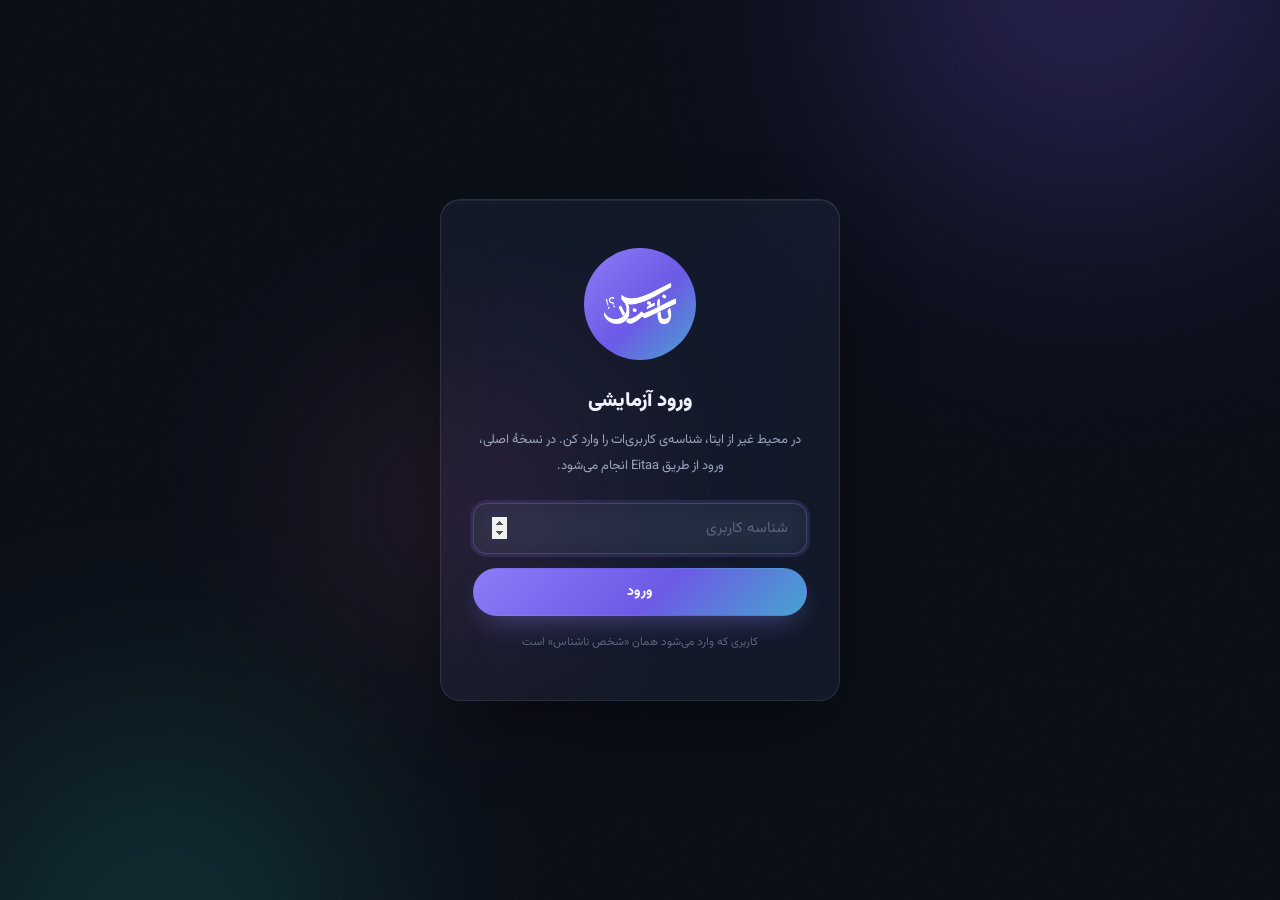
<file: frontend/index.html>
<!DOCTYPE html>
<html lang="fa" dir="rtl" data-theme="light">
<head>
  <meta charset="UTF-8">
  <meta name="viewport" content="width=device-width, initial-scale=1.0, maximum-scale=1.0, user-scalable=no, viewport-fit=cover, interactive-widget=resizes-content">
  <meta name="theme-color" content="#0a0e17">
  <meta name="theme-color" content="#eef1f8" media="(prefers-color-scheme: light)">
  <meta name="theme-color" content="#0a0e17" media="(prefers-color-scheme: dark)">
  <meta name="color-scheme" content="light dark">
  <meta name="format-detection" content="telephone=no">
  <meta name="mobile-web-app-capable" content="yes">
  <meta name="apple-mobile-web-app-capable" content="yes">
  <meta name="apple-mobile-web-app-status-bar-style" content="black-translucent">
  <title>ناشناس — نامهٔ بی‌نام</title>
  <link rel="icon" type="image/png" href="assets/favicon.png">
  <link rel="apple-touch-icon" href="assets/favicon.png">
  <link rel="preconnect" href="https://fonts.googleapis.com">
  <link rel="preconnect" href="https://fonts.gstatic.com" crossorigin>
  <link href="https://fonts.googleapis.com/css2?family=Vazirmatn:wght@300;400;500;600;700;800;900&display=swap" rel="stylesheet">
  <link rel="stylesheet" href="css/style.css">
</head>
<body>
  <div id="app" tabindex="-1"></div>
  <div id="toast-container" aria-live="polite" aria-atomic="false"></div>
  <script src="https://developer.eitaa.com/eitaa-web-app.js"></script>


  <script src="js/app.js"></script>
</body>
</html>
</file>
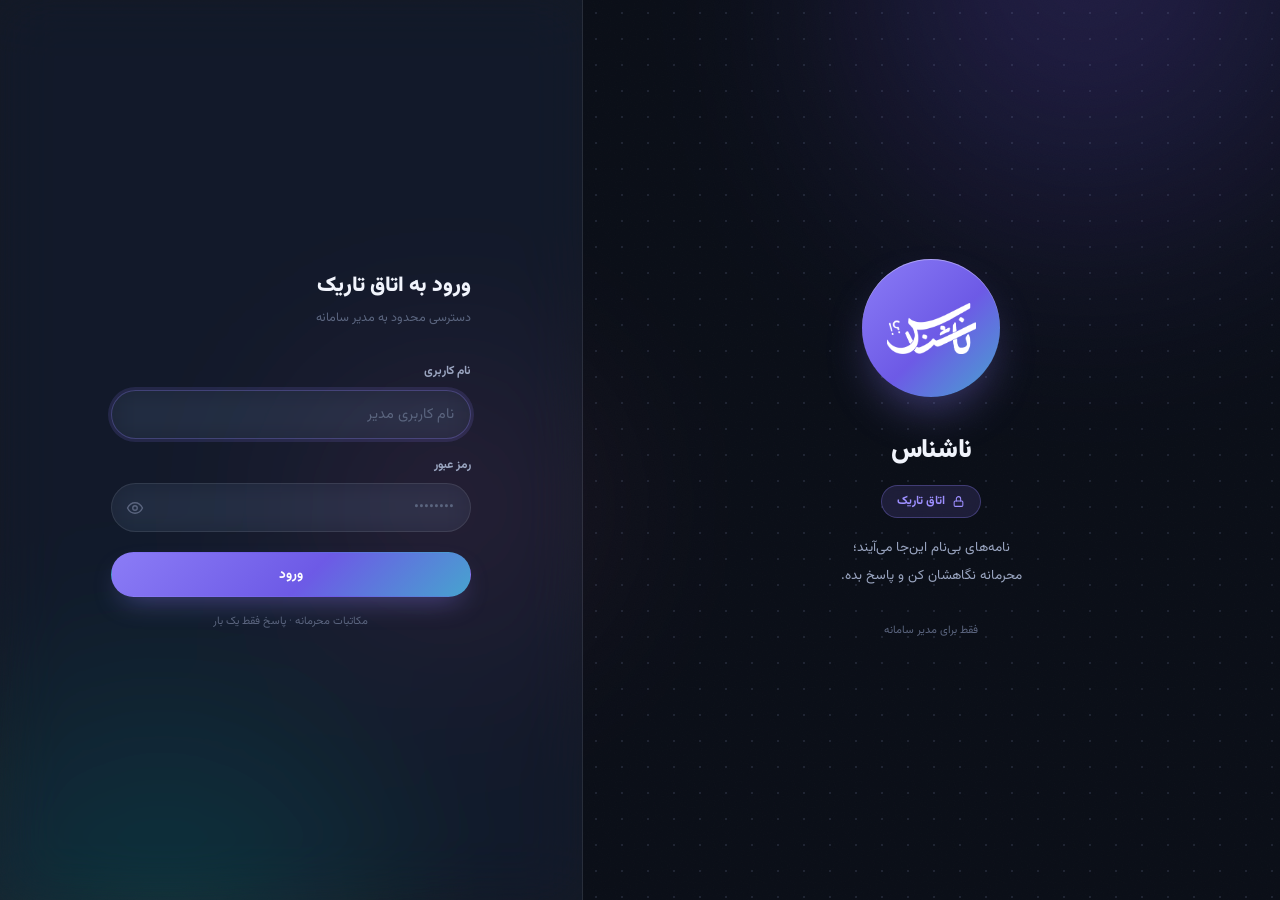
<file: frontend/admin/index.html>
<!DOCTYPE html>
<html lang="fa" dir="rtl" data-theme="dark">
<head>
  <meta charset="UTF-8">
  <meta name="viewport" content="width=device-width, initial-scale=1.0, viewport-fit=cover, interactive-widget=resizes-content">
  <meta name="theme-color" content="#0a0e17">
  <meta name="theme-color" content="#eef1f8" media="(prefers-color-scheme: light)">
  <meta name="theme-color" content="#0a0e17" media="(prefers-color-scheme: dark)">
  <meta name="color-scheme" content="light dark">
  <meta name="format-detection" content="telephone=no">
  <title>ناشناس — اتاق تاریک</title>
  <link rel="icon" type="image/png" href="../assets/favicon.png">
  <link rel="apple-touch-icon" href="../assets/favicon.png">
  <link rel="preconnect" href="https://fonts.googleapis.com">
  <link rel="preconnect" href="https://fonts.gstatic.com" crossorigin>
  <link href="https://fonts.googleapis.com/css2?family=Vazirmatn:wght@300;400;500;600;700;800;900&display=swap" rel="stylesheet">
  <link rel="stylesheet" href="css/admin.css">
</head>
<body>
  <div id="app" tabindex="-1"></div>
  <div id="toast-container" aria-live="polite" aria-atomic="false"></div>
  <script src="js/admin.js"></script>
</body>
</html>
</file>
<file: frontend/css/style.css>
/* ============================================================
   ناشناس — Anonymous Messaging · «شبِ نامه‌ها»
   Glass over midnight — aurora atmosphere, frosted panels,
   gradient glow. Dark-first with a frosted-light mode.
   ============================================================ */

/* ── Reset & Base ─────────────────────────────────────────── */
*, *::before, *::after { margin: 0; padding: 0; box-sizing: border-box; }

html {
  font-size: 16px;
  -webkit-text-size-adjust: 100%;
  -webkit-tap-highlight-color: transparent;
  background: var(--bg);
}

body {
  font-family: 'Vazirmatn', system-ui, -apple-system, 'Segoe UI', sans-serif;
  direction: rtl;
  line-height: 1.75;
  min-height: 100dvh;
  overflow-x: hidden;
  background: var(--bg);
  color: var(--ink-0);
  -webkit-font-smoothing: antialiased;
  -moz-osx-font-smoothing: grayscale;
  overscroll-behavior-y: none;
  transition: background 0.4s var(--ease), color 0.4s var(--ease);
}

::selection { background: var(--accent-soft-2); color: var(--ink-0); }

* { scrollbar-width: thin; scrollbar-color: var(--scroll) transparent; }
::-webkit-scrollbar { width: 5px; height: 5px; }
::-webkit-scrollbar-track { background: transparent; }
::-webkit-scrollbar-thumb { background: var(--scroll); border-radius: 999px; }

button, input, textarea { font-family: inherit; }
img, svg { display: block; }
button { -webkit-tap-highlight-color: transparent; }

:focus-visible { outline: 2px solid var(--accent); outline-offset: 2px; border-radius: var(--r-s); }

/* ── Aurora atmosphere ────────────────────────────────────── */
.aurora {
  position: fixed;
  inset: 0;
  z-index: 0;
  pointer-events: none;
  overflow: hidden;
}
.aurora i {
  position: absolute;
  border-radius: 50%;
  filter: blur(90px);
  opacity: var(--aur-op, 0.5);
  animation: drift var(--aur-dur, 26s) ease-in-out infinite alternate;
}
.aurora i:nth-child(1) {
  width: 55vmax; height: 55vmax;
  top: -25vmax; right: -18vmax;
  background: radial-gradient(circle at 40% 40%, var(--aur-1), transparent 65%);
}
.aurora i:nth-child(2) {
  width: 48vmax; height: 48vmax;
  bottom: -22vmax; left: -16vmax;
  background: radial-gradient(circle at 60% 60%, var(--aur-2), transparent 65%);
  animation-delay: -8s;
}
.aurora i:nth-child(3) {
  width: 34vmax; height: 34vmax;
  top: 32%; left: 18%;
  background: radial-gradient(circle at 50% 50%, var(--aur-3), transparent 65%);
  animation-delay: -16s;
}
@keyframes drift {
  from { transform: translate3d(0, 0, 0) scale(1); }
  to   { transform: translate3d(4vmax, -3vmax, 0) scale(1.12); }
}

body::after {
  content: '';
  position: fixed;
  inset: 0;
  z-index: 0;
  pointer-events: none;
  opacity: 0.5;
  background-image: url("data:image/svg+xml,%3Csvg xmlns='http://www.w3.org/2000/svg' width='120' height='120' viewBox='0 0 120 120'%3E%3Cfilter id='n'%3E%3CfeTurbulence type='fractalNoise' baseFrequency='0.85' numOctaves='2' stitchTiles='stitch'/%3E%3C/filter%3E%3Crect width='120' height='120' filter='url(%23n)' opacity='0.045'/%3E%3C/svg%3E");
}

#app {
  position: relative;
  z-index: 1;
  min-height: 100dvh;
  display: flex;
  flex-direction: column;
}

/* ── Glass primitives ─────────────────────────────────────── */
.glass {
  background: var(--glass);
  border: 1px solid var(--glass-brd);
  backdrop-filter: blur(var(--blur, 22px)) saturate(160%);
  -webkit-backdrop-filter: blur(var(--blur, 22px)) saturate(160%);
  box-shadow: var(--glass-shadow), inset 0 1px 0 var(--glass-hi);
  border-radius: var(--r-l);
}
.glass-deep {
  background: var(--glass-2);
  border: 1px solid var(--glass-brd);
  backdrop-filter: blur(var(--blur, 22px)) saturate(160%);
  -webkit-backdrop-filter: blur(var(--blur, 22px)) saturate(160%);
  box-shadow: var(--glass-shadow), inset 0 1px 0 var(--glass-hi);
  border-radius: var(--r-l);
}

/* ── Logo mark (CSS-masked calligraphy, tinted via currentColor) ── */
.logo-mark {
  display: inline-block;
  flex-shrink: 0;
  background-color: currentColor;
  -webkit-mask: url('../assets/logo.png') center / contain no-repeat;
  mask: url('../assets/logo.png') center / contain no-repeat;
  pointer-events: none;
}
.lm-xs  { width: 30px; height: 18px; }
.lm-sm  { width: 40px; height: 24px; }
.lm-md  { width: 52px; height: 30px; }
.lm-lg  { width: 74px; height: 44px; }
.lm-xl  { width: 110px; height: 64px; }
.lm-2xl { width: 150px; height: 88px; }
.lm-hero { width: 210px; height: 122px; }

/* gradient text helper */
.grad-text {
  background: linear-gradient(120deg, var(--accent), var(--accent-2));
  -webkit-background-clip: text;
  background-clip: text;
  color: transparent;
}

/* ── Design Tokens · Dark (midnight) ──────────────────────── */
:root {
  --bg: #0a0e17;
  --bg-deep: #070a11;

  --aur-1: rgba(124, 92, 255, 0.55);
  --aur-2: rgba(45, 212, 191, 0.38);
  --aur-3: rgba(244, 114, 182, 0.30);
  --aur-op: 0.55;

  --glass: rgba(148, 163, 205, 0.07);
  --glass-2: rgba(148, 163, 205, 0.12);
  --glass-brd: rgba(255, 255, 255, 0.09);
  --glass-hi: rgba(255, 255, 255, 0.07);
  --glass-shadow: 0 18px 40px -18px rgba(0, 0, 0, 0.55);

  --ink-0: #f1f4fc;
  --ink-1: #9aa5c0;
  --ink-2: #5b657f;

  --line-0: rgba(255, 255, 255, 0.06);
  --line-1: rgba(255, 255, 255, 0.12);
  --scroll: rgba(148, 163, 205, 0.25);

  --accent: #8b7cf6;
  --accent-strong: #9d8fff;
  --accent-hi: #7a68f0;
  --accent-2: #2dd4bf;
  --accent-soft: rgba(139, 124, 246, 0.15);
  --accent-soft-2: rgba(139, 124, 246, 0.32);
  --accent-glow: rgba(139, 124, 246, 0.45);
  --on-accent: #ffffff;

  --bubble-out: rgba(139, 124, 246, 0.20);
  --bubble-out-brd: rgba(139, 124, 246, 0.38);
  --bubble-out-ink: #f3f0ff;
  --bubble-in: rgba(148, 163, 205, 0.10);
  --bubble-in-brd: rgba(255, 255, 255, 0.08);
  --bubble-in-ink: #eef1fa;

  --green: #34d399;
  --green-soft: rgba(52, 211, 153, 0.14);
  --red: #fb7185;
  --red-soft: rgba(251, 113, 133, 0.13);
  --amber: #fbbf24;
  --amber-soft: rgba(251, 191, 36, 0.13);

  --grad-btn: linear-gradient(135deg, #8b7cf6 0%, #6d5ae6 55%, #2dd4bf 130%);

  --shadow-0: 0 2px 8px rgba(0, 0, 0, 0.25);
  --shadow-1: 0 14px 34px -14px rgba(0, 0, 0, 0.5);
  --shadow-2: 0 30px 70px -24px rgba(0, 0, 0, 0.65);
  --focus-ring: 0 0 0 3px var(--accent-soft);

  --r-s: 8px;
  --r-m: 14px;
  --r-l: 20px;
  --r-xl: 26px;
  --r-pill: 999px;

  --space-1: 4px;
  --space-2: 8px;
  --space-3: 12px;
  --space-4: 16px;
  --space-5: 24px;
  --space-6: 32px;
  --space-7: 48px;
  --space-8: 64px;

  --ease: cubic-bezier(0.22, 1, 0.36, 1);
  --col-w: 720px;

  --sat: env(safe-area-inset-top, 0px);
  --sab: env(safe-area-inset-bottom, 0px);

  --chat-pattern: radial-gradient(rgba(148, 163, 205, 0.16) 1.2px, transparent 1.2px);
  --chat-pattern-size: 26px;
}

/* ── Design Tokens · Light (frost) ────────────────────────── */
[data-theme="light"] {
  --bg: #eef1f8;
  --bg-deep: #e6eaf4;

  --aur-1: rgba(139, 124, 246, 0.30);
  --aur-2: rgba(45, 212, 191, 0.26);
  --aur-3: rgba(244, 114, 182, 0.20);
  --aur-op: 0.6;

  --glass: rgba(255, 255, 255, 0.55);
  --glass-2: rgba(255, 255, 255, 0.72);
  --glass-brd: rgba(255, 255, 255, 0.85);
  --glass-hi: rgba(255, 255, 255, 0.9);
  --glass-shadow: 0 18px 40px -20px rgba(90, 100, 140, 0.35);

  --ink-0: #191d2b;
  --ink-1: #5a637e;
  --ink-2: #9aa2ba;

  --line-0: rgba(25, 29, 43, 0.07);
  --line-1: rgba(25, 29, 43, 0.13);
  --scroll: rgba(90, 100, 140, 0.3);

  --accent: #6d5ae6;
  --accent-strong: #5b48dd;
  --accent-hi: #7e6cf0;
  --accent-2: #0db5a0;
  --accent-soft: rgba(109, 90, 230, 0.13);
  --accent-soft-2: rgba(109, 90, 230, 0.26);
  --accent-glow: rgba(109, 90, 230, 0.4);
  --on-accent: #ffffff;

  --bubble-out: rgba(109, 90, 230, 0.14);
  --bubble-out-brd: rgba(109, 90, 230, 0.28);
  --bubble-out-ink: #241a5e;
  --bubble-in: rgba(255, 255, 255, 0.75);
  --bubble-in-brd: rgba(255, 255, 255, 0.9);
  --bubble-in-ink: #191d2b;

  --green: #0ea771;
  --green-soft: rgba(14, 167, 113, 0.13);
  --red: #e11d48;
  --red-soft: rgba(225, 29, 72, 0.10);
  --amber: #b45309;
  --amber-soft: rgba(180, 83, 9, 0.12);

  --grad-btn: linear-gradient(135deg, #7e6cf0 0%, #6d5ae6 55%, #0db5a0 130%);

  --shadow-0: 0 2px 8px rgba(90, 100, 140, 0.10);
  --shadow-1: 0 14px 34px -16px rgba(90, 100, 140, 0.35);
  --shadow-2: 0 30px 70px -26px rgba(90, 100, 140, 0.45);

  --chat-pattern: radial-gradient(rgba(109, 90, 230, 0.14) 1.2px, transparent 1.2px);
}

/* ── Motion ───────────────────────────────────────────────── */
@keyframes rise   { from { opacity: 0; transform: translateY(16px); } to { opacity: 1; transform: translateY(0); } }
@keyframes fade   { from { opacity: 0; } to { opacity: 1; } }
@keyframes pop    { from { opacity: 0; transform: scale(0.94) translateY(12px); } to { opacity: 1; transform: scale(1) translateY(0); } }
@keyframes bubbleIn { from { opacity: 0; transform: translateY(10px) scale(0.97); } to { opacity: 1; transform: translateY(0) scale(1); } }
@keyframes shimmer { 0% { background-position: 200% 0; } 100% { background-position: -200% 0; } }
@keyframes spin   { to { transform: rotate(360deg); } }
@keyframes breathe { 0%, 100% { transform: translateY(0); } 50% { transform: translateY(-7px); } }
@keyframes pulse  { 0%, 100% { opacity: 1; } 50% { opacity: 0.3; } }
@keyframes glowPulse { 0%, 100% { box-shadow: 0 0 24px -4px var(--accent-glow); } 50% { box-shadow: 0 0 44px 2px var(--accent-glow); } }
@keyframes toastIn  { from { opacity: 0; transform: translateY(16px) scale(0.96); } to { opacity: 1; transform: translateY(0) scale(1); } }
@keyframes toastOut { from { opacity: 1; } to { opacity: 0; transform: translateY(16px) scale(0.96); } }

@media (prefers-reduced-motion: reduce) {
  *, *::before, *::after {
    animation-duration: 0.01ms !important;
    animation-iteration-count: 1 !important;
    transition-duration: 0.01ms !important;
  }
}

/* ── Avatar (gradient medallion + white logo) ─────────────── */
.avatar {
  --av1: #8b7cf6;
  --av2: #2dd4bf;
  width: 54px;
  height: 54px;
  flex-shrink: 0;
  display: flex;
  align-items: center;
  justify-content: center;
  border-radius: 50%;
  background: linear-gradient(140deg, var(--av1), var(--av2));
  color: #ffffff;
  position: relative;
  user-select: none;
  box-shadow: inset 0 1px 0 rgba(255, 255, 255, 0.35), 0 8px 18px -8px var(--av1);
}
.avatar .logo-mark { width: 64%; height: 38%; }
.avatar.sm { width: 42px; height: 42px; }
.avatar.lg { width: 72px; height: 72px; }

/* ── Buttons & inputs ─────────────────────────────────────── */
.btn {
  display: inline-flex;
  align-items: center;
  justify-content: center;
  gap: var(--space-2);
  border: 1px solid transparent;
  border-radius: var(--r-pill);
  padding: 12px 24px;
  font-size: 14px;
  font-weight: 700;
  cursor: pointer;
  color: var(--ink-0);
  background: var(--glass-2);
  transition: transform 0.16s var(--ease), background 0.2s var(--ease), color 0.2s var(--ease), box-shadow 0.2s var(--ease);
}
.btn:active { transform: scale(0.96); }
.btn:disabled { opacity: 0.55; cursor: default; }
.btn svg { width: 18px; height: 18px; }

.btn-primary {
  background: var(--grad-btn);
  color: var(--on-accent);
  box-shadow: 0 12px 28px -10px var(--accent-glow);
}
.btn-primary:hover:not(:disabled) { transform: translateY(-1px); box-shadow: 0 16px 34px -10px var(--accent-glow); }

.btn-ghost { background: var(--glass); border-color: var(--glass-brd); color: var(--ink-1); }
.btn-ghost:hover:not(:disabled) { color: var(--accent-strong); border-color: var(--accent-soft-2); background: var(--accent-soft); }

.icon-btn {
  width: 42px;
  height: 42px;
  flex-shrink: 0;
  display: inline-flex;
  align-items: center;
  justify-content: center;
  border: none;
  border-radius: 50%;
  background: transparent;
  color: var(--ink-1);
  cursor: pointer;
  transition: background 0.18s var(--ease), color 0.18s var(--ease), transform 0.16s var(--ease);
}
.icon-btn:hover:not(:disabled) { background: var(--glass-2); color: var(--ink-0); }
.icon-btn:active:not(:disabled) { transform: scale(0.88); }
.icon-btn svg { width: 21px; height: 21px; }

.field {
  width: 100%;
  padding: 13px 18px;
  border: 1px solid var(--glass-brd);
  border-radius: var(--r-m);
  background: var(--glass);
  backdrop-filter: blur(14px);
  -webkit-backdrop-filter: blur(14px);
  color: var(--ink-0);
  font-size: 15px;
  outline: none;
  transition: box-shadow 0.2s var(--ease), border-color 0.2s var(--ease);
}
.field::placeholder { color: var(--ink-2); }
.field:focus { border-color: var(--accent-soft-2); box-shadow: var(--focus-ring); }

/* status chip */
.chip {
  display: inline-flex;
  align-items: center;
  gap: 6px;
  font-size: 11px;
  font-weight: 700;
  padding: 3px 12px;
  border-radius: var(--r-pill);
  white-space: nowrap;
  backdrop-filter: blur(8px);
  -webkit-backdrop-filter: blur(8px);
}
.chip-pending { color: var(--amber); background: var(--amber-soft); border: 1px solid rgba(251, 191, 36, 0.25); }
.chip-pending::before { content: ''; width: 6px; height: 6px; border-radius: 50%; background: currentColor; animation: pulse 2s ease infinite; }
.chip-answered { color: var(--green); background: var(--green-soft); border: 1px solid rgba(52, 211, 153, 0.25); }
.chip-answered::before { content: '✓'; font-size: 10px; }

.spinner {
  width: 18px;
  height: 18px;
  border: 2px solid currentColor;
  border-top-color: transparent;
  border-radius: 50%;
  animation: spin 0.55s linear infinite;
}

.skeleton {
  background: linear-gradient(90deg, var(--glass) 25%, var(--glass-2) 50%, var(--glass) 75%);
  background-size: 200% 100%;
  animation: shimmer 1.4s ease infinite;
  border-radius: var(--r-s);
}

/* ── Top bar (floating glass) ─────────────────────────────── */
.topbar {
  position: sticky;
  top: 0;
  z-index: 100;
  padding: calc(var(--sat) + 10px) var(--space-3) 8px;
  flex-shrink: 0;
}
.topbar-in {
  max-width: var(--col-w);
  margin: 0 auto;
  display: flex;
  align-items: center;
  gap: var(--space-2);
  padding: 8px 10px;
  --blur: 26px;
}
.brand { flex: 1; display: flex; align-items: center; gap: 10px; min-width: 0; }
.brand-logo {
  width: 44px; height: 44px;
  flex-shrink: 0;
  display: flex; align-items: center; justify-content: center;
  border-radius: 50%;
  background: var(--grad-btn);
  color: #ffffff;
  box-shadow: 0 8px 18px -6px var(--accent-glow), inset 0 1px 0 rgba(255, 255, 255, 0.35);
  animation: glowPulse 4.5s ease-in-out infinite;
}
.brand-logo .logo-mark { width: 62%; height: 36%; }
.brand-name { font-size: 17px; font-weight: 900; white-space: nowrap; letter-spacing: -0.01em; }
.brand-status { display: flex; align-items: center; gap: 7px; }
.dot { width: 8px; height: 8px; border-radius: 50%; background: var(--green); box-shadow: 0 0 10px var(--green); transition: background 0.25s var(--ease), box-shadow 0.25s var(--ease); }
.dot.offline { background: var(--red); box-shadow: 0 0 10px var(--red); animation: pulse 2s ease infinite; }
.status-text { font-size: 11px; color: var(--ink-2); }

/* search */
.search-wrap { max-width: var(--col-w); margin: 6px auto 0; }
.search-bar {
  display: flex;
  align-items: center;
  gap: 10px;
  --blur: 20px;
  padding: 10px 18px;
  transition: box-shadow 0.2s var(--ease);
}
.search-bar:focus-within { box-shadow: var(--glass-shadow), inset 0 1px 0 var(--glass-hi), 0 0 0 2px var(--accent-soft-2); }
.search-bar svg { width: 17px; height: 17px; color: var(--ink-2); flex-shrink: 0; }
.search-bar input {
  flex: 1; min-width: 0;
  border: none; background: transparent; outline: none;
  color: var(--ink-0); font-family: inherit; font-size: 13.5px;
}
.search-bar input::placeholder { color: var(--ink-2); }

/* offline banner */
.offline-bar {
  display: none;
  align-items: center;
  justify-content: center;
  gap: 8px;
  max-width: var(--col-w);
  width: calc(100% - 24px);
  margin: 8px auto 0;
  padding: 8px var(--space-4);
  font-size: 12.5px;
  font-weight: 600;
  color: var(--red);
  background: var(--red-soft);
  border: 1px solid rgba(251, 113, 133, 0.3);
  border-radius: var(--r-pill);
  backdrop-filter: blur(14px);
  -webkit-backdrop-filter: blur(14px);
  flex-shrink: 0;
  animation: fade 0.3s var(--ease) both;
}
.offline-bar.visible { display: flex; }
.offline-bar svg { width: 15px; height: 15px; }

/* chat identity in header */
.chat-id { flex: 1; min-width: 0; display: flex; align-items: center; gap: 12px; }
.chat-meta { display: flex; flex-direction: column; min-width: 0; }
.chat-name { font-size: 15px; font-weight: 800; white-space: nowrap; overflow: hidden; text-overflow: ellipsis; }
.chat-sub { font-size: 12px; color: var(--ink-2); white-space: nowrap; overflow: hidden; text-overflow: ellipsis; }
.chat-sub .chip { font-size: 10px; padding: 2px 9px; }

/* ── Splash ───────────────────────────────────────────────── */
.splash-screen {
  flex: 1;
  min-height: 100dvh;
  display: flex;
  flex-direction: column;
  align-items: center;
  justify-content: center;
  gap: var(--space-4);
  text-align: center;
  padding: var(--space-5);
}
.splash-logo {
  color: #ffffff;
  animation: breathe 4.5s ease-in-out infinite;
  filter: drop-shadow(0 0 26px var(--accent-glow)) drop-shadow(0 0 60px var(--accent-soft));
}
.splash-name {
  font-size: clamp(2rem, 7vw, 2.8rem);
  font-weight: 900;
  letter-spacing: -0.015em;
  animation: rise 0.5s var(--ease) 0.05s both;
}
.splash-tag { font-size: 13.5px; color: var(--ink-1); animation: rise 0.5s var(--ease) 0.12s both; }
.splash-dots { display: flex; gap: 8px; margin-top: var(--space-2); animation: fade 0.5s var(--ease) 0.25s both; }
.splash-dots span { width: 8px; height: 8px; border-radius: 50%; background: linear-gradient(135deg, var(--accent), var(--accent-2)); animation: pulse 1.3s ease infinite; }
.splash-dots span:nth-child(2) { animation-delay: 0.16s; }
.splash-dots span:nth-child(3) { animation-delay: 0.32s; }

/* ── Dev login (only without Eitaa) ───────────────────────── */
.dev-login { flex: 1; min-height: 100dvh; display: flex; align-items: center; justify-content: center; padding: var(--space-5); }
.dev-card {
  width: 100%;
  max-width: 400px;
  padding: var(--space-7) var(--space-6);
  --blur: 30px;
  box-shadow: var(--shadow-2), inset 0 1px 0 var(--glass-hi);
  text-align: center;
  display: flex;
  flex-direction: column;
  align-items: center;
  animation: pop 0.4s var(--ease) both;
}
.dev-seal {
  width: 112px; height: 112px;
  border-radius: 50%;
  background: var(--grad-btn);
  color: #ffffff;
  display: flex; align-items: center; justify-content: center;
  margin-bottom: var(--space-5);
  animation: breathe 4.6s ease-in-out infinite, glowPulse 4.5s ease-in-out infinite;
}
.dev-seal .logo-mark { width: 64%; height: 38%; }
.dev-title { font-size: 20px; font-weight: 900; margin-bottom: var(--space-2); }
.dev-desc { font-size: 13px; color: var(--ink-1); margin-bottom: var(--space-5); line-height: 2; }
.dev-note { font-size: 11.5px; color: var(--ink-2); margin-top: var(--space-4); }

/* ── Home page ────────────────────────────────────────────── */
.page {
  flex: 1;
  width: 100%;
  max-width: var(--col-w);
  margin: 0 auto;
  padding: 4px var(--space-3) var(--space-6);
  display: flex;
  flex-direction: column;
  min-height: 0;
}

/* hero composer — the heart of the product */
.compose-hero {
  --blur: 28px;
  margin-top: var(--space-3);
  padding: var(--space-5);
  position: relative;
  overflow: hidden;
  animation: rise 0.45s var(--ease) both;
}
.compose-hero::before {
  content: '';
  position: absolute;
  inset: 0 0 auto 0;
  height: 1px;
  background: linear-gradient(90deg, transparent, var(--accent-soft-2), transparent);
  pointer-events: none;
}
.compose-kicker {
  display: inline-flex;
  align-items: center;
  gap: 7px;
  font-size: 11px;
  font-weight: 800;
  letter-spacing: 0.02em;
  color: var(--accent-strong);
  background: var(--accent-soft);
  border: 1px solid var(--accent-soft-2);
  padding: 4px 13px;
  border-radius: var(--r-pill);
  margin-bottom: var(--space-3);
  backdrop-filter: blur(8px);
  -webkit-backdrop-filter: blur(8px);
}
.compose-kicker svg { width: 13px; height: 13px; }
.compose-title { font-size: 17px; font-weight: 900; letter-spacing: -0.01em; margin-bottom: 4px; }
.compose-cap { font-size: 11.5px; color: var(--ink-2); margin-bottom: var(--space-4); }

.compose-line {
  display: flex;
  align-items: flex-end;
  gap: var(--space-2);
  background: var(--glass-2);
  border: 1px solid var(--glass-brd);
  backdrop-filter: blur(16px);
  -webkit-backdrop-filter: blur(16px);
  box-shadow: inset 0 1px 0 var(--glass-hi);
  border-radius: var(--r-l);
  padding: 10px 10px 10px 16px;
  transition: box-shadow 0.2s var(--ease), border-color 0.2s var(--ease);
}
.compose-line:focus-within { border-color: var(--accent-soft-2); box-shadow: inset 0 1px 0 var(--glass-hi), 0 0 0 3px var(--accent-soft); }
.compose-line textarea {
  flex: 1;
  min-height: 44px;
  max-height: 150px;
  border: none;
  background: transparent;
  color: var(--ink-0);
  font-family: inherit;
  font-size: 15px;
  line-height: 1.85;
  resize: none;
  outline: none;
  padding: 9px 4px;
}
.compose-line textarea::placeholder { color: var(--ink-2); }
.compose-hint { display: flex; align-items: center; justify-content: center; gap: 7px; font-size: 11px; color: var(--ink-2); padding-top: var(--space-3); }
.compose-hint svg { width: 13px; height: 13px; }

.send-circle {
  width: 50px;
  height: 50px;
  flex-shrink: 0;
  border: none;
  border-radius: 50%;
  background: var(--grad-btn);
  color: var(--on-accent);
  display: flex;
  align-items: center;
  justify-content: center;
  cursor: pointer;
  box-shadow: 0 12px 26px -8px var(--accent-glow), inset 0 1px 0 rgba(255, 255, 255, 0.35);
  transition: transform 0.16s var(--ease), box-shadow 0.2s var(--ease), opacity 0.2s var(--ease), filter 0.2s var(--ease);
}
.send-circle svg { width: 22px; height: 22px; margin-left: -2px; }
.send-circle:hover:not(:disabled) { transform: translateY(-2px) scale(1.04); box-shadow: 0 16px 34px -8px var(--accent-glow), inset 0 1px 0 rgba(255, 255, 255, 0.35); }
.send-circle:active:not(:disabled) { transform: scale(0.9); }
.send-circle:disabled { opacity: 0.35; cursor: default; box-shadow: none; filter: grayscale(0.6); }
.send-circle.is-sending { pointer-events: none; }

/* list head */
.list-head {
  display: flex;
  align-items: baseline;
  justify-content: space-between;
  gap: var(--space-3);
  padding: var(--space-6) var(--space-2) var(--space-3);
}
.list-title { font-size: 13px; font-weight: 800; color: var(--ink-1); letter-spacing: 0.01em; }
.list-count { font-size: 12px; color: var(--ink-2); }

/* ── Conversation list (glass rows) ───────────────────────── */
.conv-list { flex: 1; display: flex; flex-direction: column; gap: 6px; padding-bottom: var(--space-3); }
.conv {
  display: flex;
  align-items: center;
  gap: var(--space-3);
  width: 100%;
  padding: 10px 12px;
  background: transparent;
  border: 1px solid transparent;
  color: inherit;
  text-align: right;
  cursor: pointer;
  border-radius: var(--r-l);
  animation: rise 0.3s var(--ease) both;
  transition: background 0.18s var(--ease), border-color 0.18s var(--ease), transform 0.18s var(--ease), box-shadow 0.18s var(--ease);
}
.conv:hover {
  background: var(--glass);
  border-color: var(--glass-brd);
  backdrop-filter: blur(16px);
  -webkit-backdrop-filter: blur(16px);
  transform: translateY(-1px);
  box-shadow: var(--glass-shadow);
}
.conv:active { transform: scale(0.99); }
.conv-body { flex: 1; min-width: 0; display: flex; flex-direction: column; gap: 2px; }
.conv-top { display: flex; align-items: baseline; justify-content: space-between; gap: var(--space-2); }
.conv-name { font-size: 14.5px; font-weight: 800; white-space: nowrap; overflow: hidden; text-overflow: ellipsis; }
.conv-time { font-size: 11px; color: var(--ink-2); white-space: nowrap; font-variant-numeric: tabular-nums; }
.conv-bottom { display: flex; align-items: center; justify-content: space-between; gap: var(--space-2); }
.conv-preview {
  flex: 1;
  min-width: 0;
  font-size: 13px;
  color: var(--ink-1);
  white-space: nowrap;
  overflow: hidden;
  text-overflow: ellipsis;
}
.conv-state { flex-shrink: 0; display: inline-flex; align-items: center; gap: 4px; }
.conv-state svg { width: 15px; height: 15px; }
.conv-state .st-answered { color: var(--green); filter: drop-shadow(0 0 5px var(--green)); }
.conv-state .st-pending { color: var(--ink-2); }

/* skeletons */
.skel-conv { display: flex; align-items: center; gap: var(--space-3); padding: 10px 12px; }
.skel-av { width: 54px; height: 54px; flex-shrink: 0; border-radius: 50%; }
.skel-lines { flex: 1; display: flex; flex-direction: column; gap: 10px; }
.skel-line { height: 12px; border-radius: 6px; }
.skel-line:first-child { width: 38%; }
.skel-line:nth-child(2) { width: 76%; }

/* ── Empty / error states ─────────────────────────────────── */
.empty-state { flex: 1; display: flex; flex-direction: column; align-items: center; justify-content: center; text-align: center; padding: var(--space-8) var(--space-5); animation: fade 0.35s var(--ease) both; }
.empty-seal {
  width: 112px; height: 112px;
  border-radius: 50%;
  background: var(--glass);
  border: 1px solid var(--glass-brd);
  backdrop-filter: blur(20px);
  -webkit-backdrop-filter: blur(20px);
  color: var(--accent-strong);
  display: flex; align-items: center; justify-content: center;
  margin-bottom: var(--space-5);
  animation: breathe 4.8s ease-in-out infinite, glowPulse 5s ease-in-out infinite;
}
.empty-seal .logo-mark { width: 64%; height: 38%; }
.empty-title { font-size: 16px; font-weight: 800; margin-bottom: var(--space-1); }
.empty-desc { font-size: 13px; color: var(--ink-1); max-width: 320px; line-height: 2; margin-bottom: var(--space-4); }

/* ── Chat shell ───────────────────────────────────────────── */
#app.chat-mode { height: 100dvh; min-height: 0; overflow: hidden; }
.chat-page {
  flex: 1;
  min-height: 0;
  width: 100%;
  max-width: var(--col-w);
  margin: 0 auto;
  display: flex;
  flex-direction: column;
  position: relative;
}
.chat-scroll {
  flex: 1;
  overflow-y: auto;
  overflow-x: hidden;
  padding: var(--space-4) var(--space-4) var(--space-2);
  display: flex;
  flex-direction: column;
  gap: 2px;
  scroll-behavior: smooth;
  overscroll-behavior-y: contain;
  background-color: transparent;
  background-image: var(--chat-pattern);
  background-size: var(--chat-pattern-size) var(--chat-pattern-size);
}

.day { display: flex; justify-content: center; padding: var(--space-2) 0 var(--space-3); }
.day span {
  font-size: 11.5px;
  font-weight: 600;
  color: var(--ink-1);
  background: var(--glass-2);
  border: 1px solid var(--glass-brd);
  backdrop-filter: blur(14px);
  -webkit-backdrop-filter: blur(14px);
  padding: 4px 16px;
  border-radius: var(--r-pill);
  box-shadow: var(--shadow-0);
}

/* bubbles — frosted glass, RTL: own (user) on the left */
.msg { display: flex; flex-direction: column; max-width: 86%; animation: bubbleIn 0.26s var(--ease) both; }
.msg-user { align-self: flex-end; align-items: flex-end; }
.msg-admin { align-self: flex-start; align-items: flex-start; }
.msg.first, .msg.single { margin-top: var(--space-2); }

.bubble {
  position: relative;
  padding: 10px 15px;
  font-size: 14.5px;
  line-height: 1.85;
  word-wrap: break-word;
  overflow-wrap: break-word;
  white-space: pre-wrap;
  text-align: start;
  min-width: 76px;
  backdrop-filter: blur(14px);
  -webkit-backdrop-filter: blur(14px);
  box-shadow: var(--shadow-0), inset 0 1px 0 var(--glass-hi);
}
.bubble .b-text { display: inline; }
.msg-meta {
  display: inline-flex;
  align-items: center;
  gap: 4px;
  float: left;
  margin: 10px 4px -2px 12px;
  font-size: 10.5px;
  line-height: 1;
  font-variant-numeric: tabular-nums;
  user-select: none;
}
.msg-meta svg { width: 14px; height: 14px; }

/* outgoing (user) */
.msg-user .bubble {
  background: var(--bubble-out);
  border: 1px solid var(--bubble-out-brd);
  color: var(--bubble-out-ink);
  border-radius: 18px 18px 18px 6px;
}
.msg-user.single .bubble,
.msg-user.last .bubble { border-bottom-left-radius: 6px; }
.msg-user.first .bubble { border-top-left-radius: 6px; }
.msg-user .msg-meta { color: var(--bubble-out-ink); opacity: 0.65; }

/* incoming (admin) */
.msg-admin .bubble {
  background: var(--bubble-in);
  border: 1px solid var(--bubble-in-brd);
  color: var(--bubble-in-ink);
  border-radius: 18px 18px 6px 18px;
}
.msg-admin.single .bubble,
.msg-admin.last .bubble { border-bottom-right-radius: 6px; }
.msg-admin.first .bubble { border-top-right-radius: 6px; }
.msg-admin .msg-meta { color: var(--ink-2); }

/* chat empty */
.chat-empty { flex: 1; display: flex; flex-direction: column; align-items: center; justify-content: center; gap: var(--space-2); padding: var(--space-8) var(--space-5); text-align: center; }
.chat-empty-seal {
  width: 108px; height: 108px;
  border-radius: 50%;
  background: var(--glass);
  border: 1px solid var(--glass-brd);
  backdrop-filter: blur(20px);
  -webkit-backdrop-filter: blur(20px);
  color: var(--accent-strong);
  display: flex; align-items: center; justify-content: center;
  margin-bottom: var(--space-4);
  animation: breathe 4.8s ease-in-out infinite, glowPulse 5s ease-in-out infinite;
}
.chat-empty-seal .logo-mark { width: 64%; height: 38%; }
.chat-empty-title { font-size: 16px; font-weight: 800; }
.chat-empty-desc { font-size: 12.5px; color: var(--ink-1); max-width: 260px; line-height: 2; }

/* chat composer */
.chat-composer {
  flex-shrink: 0;
  position: relative;
  z-index: 50;
  padding: var(--space-2) var(--space-3) calc(var(--space-3) + var(--sab));
  background: linear-gradient(to top, var(--bg) 55%, transparent);
}

/* skeletons in chat */
.skel-msgs { flex: 1; padding: var(--space-4); display: flex; flex-direction: column; gap: 12px; }
.skel-msg { height: 54px; width: 64%; border-radius: var(--r-l); }
.skel-msg:nth-child(even) { align-self: flex-end; width: 46%; }

/* ── Toast (glass snackbar) ───────────────────────────────── */
#toast-container {
  position: fixed;
  bottom: calc(var(--sab) + 22px);
  left: 50%;
  transform: translateX(-50%);
  z-index: 9999;
  display: flex;
  flex-direction: column;
  gap: 9px;
  align-items: center;
  pointer-events: none;
}
.toast {
  padding: 11px 20px;
  border-radius: var(--r-pill);
  font-size: 13px;
  font-weight: 600;
  display: flex;
  align-items: center;
  gap: 9px;
  pointer-events: auto;
  color: var(--ink-0);
  background: var(--glass-2);
  border: 1px solid var(--glass-brd);
  backdrop-filter: blur(22px) saturate(160%);
  -webkit-backdrop-filter: blur(22px) saturate(160%);
  box-shadow: var(--shadow-1), inset 0 1px 0 var(--glass-hi);
  animation: toastIn 0.3s var(--ease) both;
  max-width: min(92vw, 420px);
}
.toast.hiding { animation: toastOut 0.26s var(--ease) both; }
.toast-success::before { content: '✓'; color: var(--green); flex-shrink: 0; font-size: 12px; font-weight: 800; }
.toast-error::before { content: '!'; color: var(--red); flex-shrink: 0; font-size: 13px; font-weight: 800; }
.toast-info::before { content: ''; width: 8px; height: 8px; border-radius: 50%; background: linear-gradient(135deg, var(--accent), var(--accent-2)); flex-shrink: 0; }

/* ── Utilities ────────────────────────────────────────────── */
.sr-only { position: absolute; width: 1px; height: 1px; padding: 0; margin: -1px; overflow: hidden; clip: rect(0,0,0,0); white-space: nowrap; border: 0; }

/* ── Responsive ───────────────────────────────────────────── */
@media (min-width: 640px) {
  :root { --col-w: 680px; }
  .msg { max-width: 72%; }
}
@media (min-width: 1024px) {
  :root { --col-w: 760px; }
  .msg { max-width: 64%; }
}
@media (max-height: 560px) and (orientation: landscape) {
  .chat-empty-seal { width: 64px; height: 64px; }
}
@media (max-width: 380px) {
  .msg { max-width: 90%; }
  .avatar { width: 48px; height: 48px; }
}
</file>
<file: frontend/admin/css/admin.css>
/* ============================================================
   ناشناس — Admin Panel · «اتاق تاریک»
   Glass over midnight — the letters room. Dark-first,
   frosted-light option. Same design system as the user app.
   ============================================================ */

/* ── Reset & Base ─────────────────────────────────────────── */
*, *::before, *::after { margin: 0; padding: 0; box-sizing: border-box; }

html {
  font-size: 16px;
  -webkit-text-size-adjust: 100%;
  -webkit-tap-highlight-color: transparent;
  background: var(--bg);
}

body {
  font-family: 'Vazirmatn', system-ui, -apple-system, 'Segoe UI', sans-serif;
  direction: rtl;
  line-height: 1.7;
  height: 100dvh;
  overflow: hidden;
  background: var(--bg);
  color: var(--ink-0);
  -webkit-font-smoothing: antialiased;
  -moz-osx-font-smoothing: grayscale;
  transition: background 0.4s var(--ease), color 0.4s var(--ease);
}

::selection { background: var(--accent-soft-2); color: var(--ink-0); }
button, input, textarea { font-family: inherit; }
img, svg { display: block; }
* { scrollbar-width: thin; scrollbar-color: var(--scroll) transparent; }
::-webkit-scrollbar { width: 5px; height: 5px; }
::-webkit-scrollbar-track { background: transparent; }
::-webkit-scrollbar-thumb { background: var(--scroll); border-radius: 999px; }
button { -webkit-tap-highlight-color: transparent; }
:focus-visible { outline: 2px solid var(--accent); outline-offset: 2px; border-radius: var(--r-s); }

#app { position: relative; z-index: 1; height: 100dvh; display: flex; flex-direction: column; min-height: 0; }

/* ── Aurora atmosphere ────────────────────────────────────── */
.aurora {
  position: fixed;
  inset: 0;
  z-index: 0;
  pointer-events: none;
  overflow: hidden;
}
.aurora i {
  position: absolute;
  border-radius: 50%;
  filter: blur(90px);
  opacity: var(--aur-op, 0.5);
  animation: drift var(--aur-dur, 26s) ease-in-out infinite alternate;
}
.aurora i:nth-child(1) {
  width: 55vmax; height: 55vmax;
  top: -25vmax; right: -18vmax;
  background: radial-gradient(circle at 40% 40%, var(--aur-1), transparent 65%);
}
.aurora i:nth-child(2) {
  width: 48vmax; height: 48vmax;
  bottom: -22vmax; left: -16vmax;
  background: radial-gradient(circle at 60% 60%, var(--aur-2), transparent 65%);
  animation-delay: -8s;
}
.aurora i:nth-child(3) {
  width: 34vmax; height: 34vmax;
  top: 32%; left: 18%;
  background: radial-gradient(circle at 50% 50%, var(--aur-3), transparent 65%);
  animation-delay: -16s;
}
@keyframes drift {
  from { transform: translate3d(0, 0, 0) scale(1); }
  to   { transform: translate3d(4vmax, -3vmax, 0) scale(1.12); }
}

body::after {
  content: '';
  position: fixed;
  inset: 0;
  z-index: 0;
  pointer-events: none;
  opacity: 0.5;
  background-image: url("data:image/svg+xml,%3Csvg xmlns='http://www.w3.org/2000/svg' width='120' height='120' viewBox='0 0 120 120'%3E%3Cfilter id='n'%3E%3CfeTurbulence type='fractalNoise' baseFrequency='0.85' numOctaves='2' stitchTiles='stitch'/%3E%3C/filter%3E%3Crect width='120' height='120' filter='url(%23n)' opacity='0.045'/%3E%3C/svg%3E");
}

/* ── Glass primitives ─────────────────────────────────────── */
.glass {
  background: var(--glass);
  border: 1px solid var(--glass-brd);
  backdrop-filter: blur(var(--blur, 22px)) saturate(160%);
  -webkit-backdrop-filter: blur(var(--blur, 22px)) saturate(160%);
  box-shadow: var(--glass-shadow), inset 0 1px 0 var(--glass-hi);
  border-radius: var(--r-l);
}
.glass-deep {
  background: var(--glass-2);
  border: 1px solid var(--glass-brd);
  backdrop-filter: blur(var(--blur, 22px)) saturate(160%);
  -webkit-backdrop-filter: blur(var(--blur, 22px)) saturate(160%);
  box-shadow: var(--glass-shadow), inset 0 1px 0 var(--glass-hi);
  border-radius: var(--r-l);
}

/* ── Logo mark (CSS-masked calligraphy, tinted via currentColor) ── */
.logo-mark {
  display: inline-block;
  flex-shrink: 0;
  background-color: currentColor;
  -webkit-mask: url('../../assets/logo.png') center / contain no-repeat;
  mask: url('../../assets/logo.png') center / contain no-repeat;
  pointer-events: none;
}
.lm-sm { width: 40px; height: 24px; }
.lm-md { width: 56px; height: 33px; }
.lm-lg { width: 80px; height: 47px; }
.lm-xl { width: 120px; height: 70px; }

/* ── Avatar ───────────────────────────────────────────────── */
.avatar {
  --av1: #8b7cf6;
  --av2: #2dd4bf;
  width: 46px;
  height: 46px;
  flex-shrink: 0;
  display: flex;
  align-items: center;
  justify-content: center;
  border-radius: 50%;
  background: linear-gradient(140deg, var(--av1), var(--av2));
  color: #ffffff;
  user-select: none;
  box-shadow: inset 0 1px 0 rgba(255, 255, 255, 0.35), 0 8px 18px -8px var(--av1);
}
.avatar .logo-mark { width: 64%; height: 38%; }
.avatar.sm { width: 40px; height: 40px; }

/* ── Tokens · Dark (default — the darkroom) ───────────────── */
:root {
  --bg: #0a0e17;
  --bg-deep: #070a11;

  --aur-1: rgba(124, 92, 255, 0.5);
  --aur-2: rgba(45, 212, 191, 0.34);
  --aur-3: rgba(244, 114, 182, 0.26);
  --aur-op: 0.5;

  --glass: rgba(148, 163, 205, 0.07);
  --glass-2: rgba(148, 163, 205, 0.12);
  --glass-brd: rgba(255, 255, 255, 0.09);
  --glass-hi: rgba(255, 255, 255, 0.07);
  --glass-shadow: 0 18px 40px -18px rgba(0, 0, 0, 0.55);

  --ink-0: #f1f4fc;
  --ink-1: #9aa5c0;
  --ink-2: #5b657f;

  --line-0: rgba(255, 255, 255, 0.06);
  --line-1: rgba(255, 255, 255, 0.12);
  --scroll: rgba(148, 163, 205, 0.25);

  --accent: #8b7cf6;
  --accent-strong: #9d8fff;
  --accent-hi: #7a68f0;
  --accent-2: #2dd4bf;
  --accent-soft: rgba(139, 124, 246, 0.15);
  --accent-soft-2: rgba(139, 124, 246, 0.32);
  --accent-glow: rgba(139, 124, 246, 0.45);
  --on-accent: #ffffff;

  --bubble-out: rgba(139, 124, 246, 0.22);
  --bubble-out-brd: rgba(139, 124, 246, 0.40);
  --bubble-out-ink: #f3f0ff;
  --bubble-in: rgba(148, 163, 205, 0.10);
  --bubble-in-brd: rgba(255, 255, 255, 0.08);
  --bubble-in-ink: #eef1fa;

  --green: #34d399;
  --green-soft: rgba(52, 211, 153, 0.14);
  --red: #fb7185;
  --red-soft: rgba(251, 113, 133, 0.13);
  --amber: #fbbf24;
  --amber-soft: rgba(251, 191, 36, 0.13);

  --grad-btn: linear-gradient(135deg, #8b7cf6 0%, #6d5ae6 55%, #2dd4bf 130%);

  --shadow-0: 0 2px 8px rgba(0, 0, 0, 0.25);
  --shadow-1: 0 14px 34px -14px rgba(0, 0, 0, 0.5);
  --shadow-2: 0 30px 70px -24px rgba(0, 0, 0, 0.65);
  --focus-ring: 0 0 0 3px var(--accent-soft);

  --r-s: 8px;
  --r-m: 14px;
  --r-l: 18px;
  --r-xl: 24px;
  --r-pill: 999px;

  --space-1: 4px;
  --space-2: 8px;
  --space-3: 12px;
  --space-4: 16px;
  --space-5: 24px;
  --space-6: 32px;

  --ease: cubic-bezier(0.22, 1, 0.36, 1);
  --header-h: 64px;
  --rail-w: 340px;

  --sat: env(safe-area-inset-top, 0px);
  --sab: env(safe-area-inset-bottom, 0px);

  --chat-pattern: radial-gradient(rgba(148, 163, 205, 0.15) 1.2px, transparent 1.2px);
  --chat-pattern-size: 26px;
}

/* ── Tokens · Light (frost) ───────────────────────────────── */
[data-theme="light"] {
  --bg: #eef1f8;
  --bg-deep: #e6eaf4;

  --aur-1: rgba(139, 124, 246, 0.30);
  --aur-2: rgba(45, 212, 191, 0.26);
  --aur-3: rgba(244, 114, 182, 0.20);
  --aur-op: 0.6;

  --glass: rgba(255, 255, 255, 0.55);
  --glass-2: rgba(255, 255, 255, 0.72);
  --glass-brd: rgba(255, 255, 255, 0.85);
  --glass-hi: rgba(255, 255, 255, 0.9);
  --glass-shadow: 0 18px 40px -20px rgba(90, 100, 140, 0.35);

  --ink-0: #191d2b;
  --ink-1: #5a637e;
  --ink-2: #9aa2ba;

  --line-0: rgba(25, 29, 43, 0.07);
  --line-1: rgba(25, 29, 43, 0.13);
  --scroll: rgba(90, 100, 140, 0.3);

  --accent: #6d5ae6;
  --accent-strong: #5b48dd;
  --accent-hi: #7e6cf0;
  --accent-2: #0db5a0;
  --accent-soft: rgba(109, 90, 230, 0.13);
  --accent-soft-2: rgba(109, 90, 230, 0.26);
  --accent-glow: rgba(109, 90, 230, 0.4);
  --on-accent: #ffffff;

  --bubble-out: rgba(109, 90, 230, 0.15);
  --bubble-out-brd: rgba(109, 90, 230, 0.30);
  --bubble-out-ink: #241a5e;
  --bubble-in: rgba(255, 255, 255, 0.78);
  --bubble-in-brd: rgba(255, 255, 255, 0.9);
  --bubble-in-ink: #191d2b;

  --green: #0ea771;
  --green-soft: rgba(14, 167, 113, 0.13);
  --red: #e11d48;
  --red-soft: rgba(225, 29, 72, 0.10);
  --amber: #b45309;
  --amber-soft: rgba(180, 83, 9, 0.12);

  --grad-btn: linear-gradient(135deg, #7e6cf0 0%, #6d5ae6 55%, #0db5a0 130%);

  --shadow-0: 0 2px 8px rgba(90, 100, 140, 0.10);
  --shadow-1: 0 14px 34px -16px rgba(90, 100, 140, 0.35);
  --shadow-2: 0 30px 70px -26px rgba(90, 100, 140, 0.45);

  --chat-pattern: radial-gradient(rgba(109, 90, 230, 0.13) 1.2px, transparent 1.2px);
}

/* ── Motion ───────────────────────────────────────────────── */
@keyframes rise   { from { opacity: 0; transform: translateY(14px); } to { opacity: 1; transform: translateY(0); } }
@keyframes fade   { from { opacity: 0; } to { opacity: 1; } }
@keyframes pop    { from { opacity: 0; transform: scale(0.95) translateY(10px); } to { opacity: 1; transform: scale(1) translateY(0); } }
@keyframes bubbleIn { from { opacity: 0; transform: translateY(8px) scale(0.98); } to { opacity: 1; transform: translateY(0) scale(1); } }
@keyframes shimmer { 0% { background-position: 200% 0; } 100% { background-position: -200% 0; } }
@keyframes spin   { to { transform: rotate(360deg); } }
@keyframes breathe { 0%, 100% { transform: translateY(0); } 50% { transform: translateY(-5px); } }
@keyframes pulse  { 0%, 100% { opacity: 1; } 50% { opacity: 0.3; } }
@keyframes glowPulse { 0%, 100% { box-shadow: 0 0 24px -4px var(--accent-glow); } 50% { box-shadow: 0 0 44px 2px var(--accent-glow); } }
@keyframes toastIn  { from { opacity: 0; transform: translateY(14px) scale(0.96); } to { opacity: 1; transform: translateY(0) scale(1); } }
@keyframes toastOut { from { opacity: 1; } to { opacity: 0; transform: translateY(14px) scale(0.96); } }

@media (prefers-reduced-motion: reduce) {
  *, *::before, *::after {
    animation-duration: 0.01ms !important;
    animation-iteration-count: 1 !important;
    transition-duration: 0.01ms !important;
  }
}

/* ── Shared controls ──────────────────────────────────────── */
.btn {
  display: inline-flex;
  align-items: center;
  justify-content: center;
  gap: 8px;
  border: 1px solid transparent;
  border-radius: var(--r-pill);
  padding: 11px 20px;
  font-size: 13.5px;
  font-weight: 700;
  cursor: pointer;
  color: var(--ink-0);
  background: var(--glass-2);
  transition: transform 0.16s var(--ease), background 0.2s var(--ease), color 0.2s var(--ease), box-shadow 0.2s var(--ease);
}
.btn:active { transform: scale(0.96); }
.btn:disabled { opacity: 0.55; cursor: default; }
.btn svg { width: 17px; height: 17px; }
.btn-primary {
  background: var(--grad-btn);
  color: var(--on-accent);
  box-shadow: 0 12px 28px -10px var(--accent-glow);
}
.btn-primary:hover:not(:disabled) { transform: translateY(-1px); box-shadow: 0 16px 34px -10px var(--accent-glow); }
.btn-ghost { background: var(--glass); border-color: var(--glass-brd); color: var(--ink-1); }
.btn-ghost:hover:not(:disabled) { color: var(--accent-strong); border-color: var(--accent-soft-2); background: var(--accent-soft); }
.btn-danger { background: transparent; border-color: var(--glass-brd); color: var(--ink-1); }
.btn-danger:hover:not(:disabled) { border-color: var(--red); color: var(--red); background: var(--red-soft); }

.icon-btn {
  width: 40px; height: 40px; flex-shrink: 0;
  display: inline-flex; align-items: center; justify-content: center;
  border: none; border-radius: 50%;
  background: transparent; color: var(--ink-1); cursor: pointer;
  transition: background 0.16s var(--ease), color 0.16s var(--ease), transform 0.16s var(--ease);
}
.icon-btn:hover:not(:disabled) { background: var(--glass-2); color: var(--ink-0); }
.icon-btn:active:not(:disabled) { transform: scale(0.88); }
.icon-btn svg { width: 20px; height: 20px; }

.field {
  width: 100%;
  padding: 12px 16px;
  border: 1px solid var(--glass-brd);
  border-radius: var(--r-pill);
  background: var(--glass);
  backdrop-filter: blur(14px);
  -webkit-backdrop-filter: blur(14px);
  color: var(--ink-0);
  font-size: 14.5px;
  outline: none;
  transition: box-shadow 0.2s var(--ease), border-color 0.2s var(--ease);
}
.field::placeholder { color: var(--ink-2); }
.field:focus { border-color: var(--accent-soft-2); box-shadow: var(--focus-ring); }

.chip {
  display: inline-flex; align-items: center; gap: 6px;
  font-size: 11px; font-weight: 700;
  padding: 3px 11px; border-radius: var(--r-pill); white-space: nowrap;
  backdrop-filter: blur(8px);
  -webkit-backdrop-filter: blur(8px);
}
.chip-pending { color: var(--amber); background: var(--amber-soft); border: 1px solid rgba(251, 191, 36, 0.25); }
.chip-pending::before { content: ''; width: 6px; height: 6px; border-radius: 50%; background: currentColor; animation: pulse 2s ease infinite; }
.chip-answered { color: var(--green); background: var(--green-soft); border: 1px solid rgba(52, 211, 153, 0.25); }
.chip-answered::before { content: '✓'; font-size: 10px; }

.spinner { width: 18px; height: 18px; border: 2px solid currentColor; border-top-color: transparent; border-radius: 50%; animation: spin 0.55s linear infinite; }

.skeleton {
  background: linear-gradient(90deg, var(--glass) 25%, var(--glass-2) 50%, var(--glass) 75%);
  background-size: 200% 100%;
  animation: shimmer 1.4s ease infinite;
  border-radius: var(--r-s);
}

/* ══════ LOGIN ═════════════════════════════════════════════ */
.login { flex: 1; min-height: 0; display: flex; position: relative; z-index: 1; }

.login-story {
  flex: 1.1;
  min-width: 0;
  display: flex;
  align-items: center;
  justify-content: center;
  padding: var(--space-6);
  position: relative;
  overflow: hidden;
  background-color: transparent;
  background-image: var(--chat-pattern);
  background-size: var(--chat-pattern-size) var(--chat-pattern-size);
}
.story-inner { position: relative; max-width: 360px; text-align: center; animation: rise 0.5s var(--ease) both; }
.story-frame {
  width: 138px;
  height: 138px;
  margin: 0 auto var(--space-6);
  display: flex;
  align-items: center;
  justify-content: center;
  border-radius: 50%;
  background: var(--grad-btn);
  color: #ffffff;
  box-shadow: 0 22px 48px -14px var(--accent-glow), inset 0 1px 0 rgba(255, 255, 255, 0.35);
  animation: breathe 5.2s ease-in-out infinite, glowPulse 4.5s ease-in-out infinite;
}
.story-frame .logo-mark { width: 64%; height: 38%; }
.story-brand { font-size: 26px; font-weight: 900; letter-spacing: -0.01em; }
.story-role {
  display: inline-flex; align-items: center; gap: 7px;
  font-size: 12px; font-weight: 700; color: var(--accent-strong);
  background: var(--accent-soft); border: 1px solid var(--accent-soft-2);
  padding: 5px 15px; border-radius: var(--r-pill);
  margin-top: var(--space-3); margin-bottom: var(--space-4);
  backdrop-filter: blur(8px);
  -webkit-backdrop-filter: blur(8px);
}
.story-role svg { width: 13px; height: 13px; }
.story-copy { font-size: 13.5px; color: var(--ink-1); line-height: 2.1; }
.story-foot { margin-top: var(--space-6); font-size: 11px; color: var(--ink-2); }

.login-access {
  flex: 0.9;
  min-width: 0;
  display: flex;
  align-items: center;
  justify-content: center;
  padding: var(--space-6);
  background: var(--glass);
  border-right: 1px solid var(--glass-brd);
  backdrop-filter: blur(30px) saturate(160%);
  -webkit-backdrop-filter: blur(30px) saturate(160%);
}
.login-card {
  width: 100%; max-width: 360px;
  border-radius: var(--r-xl);
  animation: pop 0.4s var(--ease) both;
}
.card-title { font-size: 21px; font-weight: 900; margin-bottom: var(--space-1); }
.card-sub { font-size: 12.5px; color: var(--ink-2); margin-bottom: var(--space-6); }
.form-row { margin-bottom: var(--space-4); }
.form-label { display: block; font-size: 12px; font-weight: 700; color: var(--ink-1); margin-bottom: var(--space-2); }
.pw { position: relative; }
.pw .field { padding-left: 46px; }
.pw-toggle {
  position: absolute; left: 6px; top: 50%; transform: translateY(-50%);
  width: 36px; height: 36px; border: none; background: transparent;
  color: var(--ink-2); cursor: pointer; border-radius: 50%;
  display: flex; align-items: center; justify-content: center;
  transition: color 0.2s var(--ease), background 0.2s var(--ease);
}
.pw-toggle:hover { color: var(--accent-strong); background: var(--accent-soft); }
.pw-toggle svg { width: 18px; height: 18px; }
.form-error {
  font-size: 12.5px; font-weight: 600; color: var(--red);
  background: var(--red-soft);
  border: 1px solid rgba(251, 113, 133, 0.3);
  border-radius: var(--r-m);
  padding: 11px 14px;
  margin-bottom: var(--space-4);
  display: none;
  animation: fade 0.25s var(--ease) both;
}
.form-error.visible { display: block; }
.form-submit { width: 100%; margin-top: var(--space-1); }
.form-submit.is-loading { pointer-events: none; opacity: 0.85; }
.login-note { text-align: center; font-size: 11px; color: var(--ink-2); margin-top: var(--space-4); }

/* ══════ WORKSPACE ══════════════════════════════════════════ */
.topbar {
  height: var(--header-h);
  flex-shrink: 0;
  display: flex;
  align-items: center;
  padding: calc(var(--sat) + 6px) var(--space-4) 6px;
  background: var(--glass);
  border-bottom: 1px solid var(--glass-brd);
  backdrop-filter: blur(26px) saturate(160%);
  -webkit-backdrop-filter: blur(26px) saturate(160%);
  z-index: 50;
}
.topbar-in {
  width: 100%;
  display: flex;
  align-items: center;
  justify-content: space-between;
  gap: var(--space-4);
}
.brand { display: flex; align-items: center; gap: 10px; min-width: 0; }
.brand-logo {
  width: 40px; height: 40px;
  flex-shrink: 0;
  display: flex; align-items: center; justify-content: center;
  border-radius: 50%;
  background: var(--grad-btn);
  color: #ffffff;
  box-shadow: 0 8px 18px -6px var(--accent-glow), inset 0 1px 0 rgba(255, 255, 255, 0.35);
}
.brand-logo .logo-mark { width: 62%; height: 36%; }
.brand-name { font-size: 17px; font-weight: 900; white-space: nowrap; }
.brand-badge { font-size: 10.5px; font-weight: 700; color: var(--accent-strong); background: var(--accent-soft); border: 1px solid var(--accent-soft-2); padding: 4px 12px; border-radius: var(--r-pill); white-space: nowrap; }
.top-actions { display: flex; align-items: center; gap: 4px; flex-shrink: 0; }
.clock { font-size: 11.5px; color: var(--ink-2); font-variant-numeric: tabular-nums; direction: ltr; margin-left: 6px; }
.conn { display: inline-flex; align-items: center; gap: 7px; font-size: 12px; color: var(--ink-1); white-space: nowrap; }
.conn-dot { width: 8px; height: 8px; border-radius: 50%; background: var(--green); box-shadow: 0 0 10px var(--green); transition: background 0.25s var(--ease), box-shadow 0.25s var(--ease); }
.conn.offline .conn-dot { background: var(--red); box-shadow: 0 0 10px var(--red); animation: pulse 2s ease infinite; }

.console { flex: 1; min-height: 0; display: flex; position: relative; z-index: 1; }

/* ── Rail (conversation list) ─────────────────────────────── */
.rail {
  width: var(--rail-w);
  flex-shrink: 0;
  display: flex;
  flex-direction: column;
  min-height: 0;
  background: var(--glass);
  border-left: 1px solid var(--glass-brd);
  backdrop-filter: blur(26px) saturate(150%);
  -webkit-backdrop-filter: blur(26px) saturate(150%);
}
.rail-head { flex-shrink: 0; padding: var(--space-3) var(--space-3) var(--space-2); border-bottom: 1px solid var(--line-0); }
.rail-title {
  display: flex;
  align-items: baseline;
  justify-content: space-between;
  gap: 8px;
  font-size: 14px;
  font-weight: 800;
  margin: 0 var(--space-1) var(--space-3);
}
.rail-count { font-size: 11px; font-weight: 600; color: var(--ink-2); }
.tabs {
  display: flex;
  gap: 4px;
  margin: 0 var(--space-1) var(--space-3);
  background: var(--glass-2);
  border: 1px solid var(--glass-brd);
  border-radius: var(--r-pill);
  padding: 3px;
}
.tab {
  flex: 1;
  display: inline-flex;
  align-items: center;
  justify-content: center;
  gap: 6px;
  border: none;
  background: transparent;
  color: var(--ink-1);
  font-size: 12px;
  font-weight: 600;
  padding: 7px 6px;
  border-radius: var(--r-pill);
  cursor: pointer;
  white-space: nowrap;
  transition: background 0.18s var(--ease), color 0.18s var(--ease);
}
.tab small { font-size: 10px; font-weight: 700; opacity: 0.75; }
.tab.active { background: var(--grad-btn); color: var(--on-accent); box-shadow: 0 8px 18px -8px var(--accent-glow); }
.tab.active small { opacity: 1; }
.tab:hover:not(.active) { color: var(--ink-0); }
.search { position: relative; margin: 0 var(--space-1); }
.search svg {
  position: absolute; top: 50%; transform: translateY(-50%);
  right: 14px; width: 16px; height: 16px; color: var(--ink-2); pointer-events: none;
}
.search .field { padding-right: 40px; font-size: 13px; }

.rail-list { flex: 1; overflow-y: auto; overflow-x: hidden; padding: var(--space-2); }

.conv-item {
  display: flex;
  align-items: center;
  gap: 12px;
  padding: 10px 11px;
  border-radius: var(--r-l);
  cursor: pointer;
  margin-bottom: 4px;
  border: 1px solid transparent;
  transition: background 0.16s var(--ease), border-color 0.16s var(--ease), transform 0.16s var(--ease);
  animation: rise 0.25s var(--ease) both;
}
.conv-item:hover {
  background: var(--glass-2);
  border-color: var(--glass-brd);
  transform: translateY(-1px);
}
.conv-item.active { background: var(--accent-soft); border-color: var(--accent-soft-2); }
.conv-body { flex: 1; min-width: 0; display: flex; flex-direction: column; gap: 2px; }
.conv-top { display: flex; align-items: baseline; justify-content: space-between; gap: 8px; }
.conv-name { font-size: 13.5px; font-weight: 700; white-space: nowrap; overflow: hidden; text-overflow: ellipsis; }
.conv-time { font-size: 10.5px; color: var(--ink-2); white-space: nowrap; font-variant-numeric: tabular-nums; }
.conv-preview { font-size: 12px; color: var(--ink-1); white-space: nowrap; overflow: hidden; text-overflow: ellipsis; max-width: 100%; }
.conv-bottom { display: flex; align-items: center; justify-content: space-between; gap: 8px; margin-top: 1px; }
.conv-user { font-size: 10px; color: var(--ink-2); direction: ltr; }

.conv-skel { display: flex; align-items: center; gap: 12px; padding: 10px 11px; }
.conv-skel .sk-av { width: 46px; height: 46px; border-radius: 50%; flex-shrink: 0; }
.conv-skel .sk-lines { flex: 1; display: flex; flex-direction: column; gap: 9px; }
.conv-skel .sk-line { height: 11px; border-radius: 6px; }
.conv-skel .sk-line:first-child { width: 42%; }
.conv-skel .sk-line:nth-child(2) { width: 74%; }

.pane-empty { flex: 1; display: flex; flex-direction: column; align-items: center; justify-content: center; gap: 10px; padding: 44px 20px; text-align: center; }
.pane-empty-seal {
  width: 84px; height: 84px; border-radius: 50%;
  background: var(--glass-2);
  border: 1px solid var(--glass-brd);
  backdrop-filter: blur(18px);
  -webkit-backdrop-filter: blur(18px);
  color: var(--accent-strong);
  display: flex; align-items: center; justify-content: center;
  margin-bottom: 6px; animation: breathe 4.8s ease-in-out infinite, glowPulse 5s ease-in-out infinite;
}
.pane-empty-seal .logo-mark { width: 64%; height: 38%; }
.pane-empty-title { font-size: 14.5px; font-weight: 800; }
.pane-empty-desc { font-size: 12px; color: var(--ink-1); line-height: 1.9; }

/* ── Stage (detail pane) ──────────────────────────────────── */
.stage {
  flex: 1;
  min-width: 0;
  display: flex;
  flex-direction: column;
  position: relative;
  background-color: transparent;
  background-image: var(--chat-pattern);
  background-size: var(--chat-pattern-size) var(--chat-pattern-size);
}
.stage-empty {
  flex: 1;
  display: flex; flex-direction: column; align-items: center; justify-content: center; gap: 10px;
  padding: var(--space-6); text-align: center;
  background: var(--glass);
  backdrop-filter: blur(26px) saturate(150%);
  -webkit-backdrop-filter: blur(26px) saturate(150%);
}
.stage-empty-seal {
  width: 104px; height: 104px; border-radius: 50%;
  background: var(--glass-2);
  border: 1px solid var(--glass-brd);
  color: var(--accent-strong);
  display: flex; align-items: center; justify-content: center;
  margin-bottom: 8px; animation: breathe 4.8s ease-in-out infinite, glowPulse 5s ease-in-out infinite;
}
.stage-empty-seal .logo-mark { width: 64%; height: 38%; }
.stage-empty-title { font-size: 17px; font-weight: 800; }
.stage-empty-desc { font-size: 13px; color: var(--ink-1); max-width: 320px; line-height: 2; }

.stage-head {
  flex-shrink: 0;
  min-height: 62px;
  display: flex;
  align-items: center;
  gap: 12px;
  padding: var(--space-2) var(--space-4);
  background: var(--glass);
  border-bottom: 1px solid var(--glass-brd);
  backdrop-filter: blur(26px) saturate(160%);
  -webkit-backdrop-filter: blur(26px) saturate(160%);
}
.stage-back { display: none; }
.stage-meta { flex: 1; min-width: 0; display: flex; flex-direction: column; }
.stage-name { font-size: 14.5px; font-weight: 800; white-space: nowrap; overflow: hidden; text-overflow: ellipsis; }
.stage-sub { font-size: 11.5px; color: var(--ink-2); white-space: nowrap; overflow: hidden; text-overflow: ellipsis; }
.stage-status { flex-shrink: 0; }

.stage-scroll {
  flex: 1;
  overflow-y: auto;
  overflow-x: hidden;
  padding: var(--space-4);
  display: flex;
  flex-direction: column;
  gap: 2px;
  overscroll-behavior-y: contain;
}
.day { display: flex; justify-content: center; padding: var(--space-2) 0 var(--space-3); }
.day span {
  font-size: 11.5px;
  font-weight: 600;
  color: var(--ink-1);
  background: var(--glass-2);
  border: 1px solid var(--glass-brd);
  backdrop-filter: blur(14px);
  -webkit-backdrop-filter: blur(14px);
  padding: 4px 16px;
  border-radius: var(--r-pill);
  box-shadow: var(--shadow-0);
}

/* bubbles — frosted glass, RTL: admin (self) on the left */
.msg { display: flex; flex-direction: column; max-width: 76%; animation: bubbleIn 0.24s var(--ease) both; }
.msg-user { align-self: flex-start; align-items: flex-start; }
.msg-admin { align-self: flex-end; align-items: flex-end; }
.msg.first, .msg.single { margin-top: var(--space-2); }

.bubble {
  position: relative;
  padding: 10px 14px;
  font-size: 14px;
  line-height: 1.8;
  word-wrap: break-word;
  overflow-wrap: break-word;
  white-space: pre-wrap;
  text-align: start;
  min-width: 84px;
  backdrop-filter: blur(14px);
  -webkit-backdrop-filter: blur(14px);
  box-shadow: var(--shadow-0), inset 0 1px 0 var(--glass-hi);
}
.msg-user .bubble {
  background: var(--bubble-in);
  border: 1px solid var(--bubble-in-brd);
  color: var(--bubble-in-ink);
  border-radius: 18px 18px 6px 18px;
}
.msg-user.single .bubble,
.msg-user.last .bubble { border-bottom-right-radius: 6px; }
.msg-user.first .bubble { border-top-right-radius: 6px; }

.msg-admin .bubble {
  background: var(--bubble-out);
  border: 1px solid var(--bubble-out-brd);
  color: var(--bubble-out-ink);
  border-radius: 18px 18px 18px 6px;
}
.msg-admin.single .bubble,
.msg-admin.last .bubble { border-bottom-left-radius: 6px; }
.msg-admin.first .bubble { border-top-left-radius: 6px; }

.msg-meta {
  display: inline-flex;
  align-items: center;
  gap: 6px;
  float: left;
  margin: 10px 4px -2px 12px;
  font-size: 10.5px;
  line-height: 1;
  font-variant-numeric: tabular-nums;
  user-select: none;
  opacity: 0.7;
}
.msg-meta .who { font-weight: 700; }
.msg-user .msg-meta .who { color: var(--accent-strong); }
.msg-admin .msg-meta { color: var(--bubble-out-ink); }

.skel-msgs { flex: 1; padding: var(--space-4); display: flex; flex-direction: column; gap: 12px; }
.skel-msg { height: 54px; width: 58%; border-radius: var(--r-l); }
.skel-msg:nth-child(even) { align-self: flex-end; width: 46%; }

/* reply dock */
.reply-dock {
  flex-shrink: 0;
  padding: var(--space-2) var(--space-4) calc(var(--space-3) + var(--sab));
  background: linear-gradient(to top, var(--bg) 40%, transparent);
}
.compose-line {
  display: flex;
  align-items: flex-end;
  gap: 10px;
  background: var(--glass-2);
  border: 1px solid var(--glass-brd);
  backdrop-filter: blur(20px) saturate(160%);
  -webkit-backdrop-filter: blur(20px) saturate(160%);
  box-shadow: var(--glass-shadow), inset 0 1px 0 var(--glass-hi);
  border-radius: var(--r-pill);
  padding: 8px 8px 8px 16px;
  min-height: 54px;
  transition: box-shadow 0.2s var(--ease), border-color 0.2s var(--ease);
}
.compose-line:focus-within { border-color: var(--accent-soft-2); box-shadow: var(--glass-shadow), inset 0 1px 0 var(--glass-hi), 0 0 0 3px var(--accent-soft); }
.compose-line textarea {
  flex: 1; min-height: 38px; max-height: 140px; border: none; background: transparent;
  color: var(--ink-0); font-family: inherit; font-size: 14px; line-height: 1.75;
  resize: none; outline: none; padding: 7px 4px;
}
.compose-line textarea::placeholder { color: var(--ink-2); }
.send-btn {
  width: 48px; height: 48px; flex-shrink: 0;
  border: none; border-radius: 50%;
  background: var(--grad-btn); color: var(--on-accent); cursor: pointer;
  display: flex; align-items: center; justify-content: center;
  box-shadow: 0 12px 26px -8px var(--accent-glow), inset 0 1px 0 rgba(255, 255, 255, 0.35);
  transition: transform 0.16s var(--ease), box-shadow 0.2s var(--ease), opacity 0.2s var(--ease);
}
.send-btn svg { width: 22px; height: 22px; margin-left: -2px; }
.send-btn:hover:not(:disabled) { transform: translateY(-1px) scale(1.04); }
.send-btn:active:not(:disabled) { transform: scale(0.9); }
.send-btn:disabled { opacity: 0.35; cursor: default; box-shadow: none; filter: grayscale(0.6); }
.reply-hint { display: flex; align-items: center; justify-content: center; gap: 7px; text-align: center; font-size: 11px; color: var(--ink-2); margin-top: 8px; }
.reply-hint svg { width: 13px; height: 13px; }
.reply-dock.answered .compose-line { opacity: 0.55; }
.reply-hint.closed { color: var(--green); font-weight: 700; }

/* ── Toast ────────────────────────────────────────────────── */
#toast-container {
  position: fixed; bottom: calc(var(--sab) + 22px); left: 50%;
  transform: translateX(-50%); z-index: 9999;
  display: flex; flex-direction: column; gap: 9px; pointer-events: none; align-items: center;
}
.toast {
  padding: 11px 20px; border-radius: var(--r-pill);
  font-size: 13px; font-weight: 600;
  display: flex; align-items: center; gap: 9px;
  color: var(--ink-0);
  background: var(--glass-2);
  border: 1px solid var(--glass-brd);
  backdrop-filter: blur(22px) saturate(160%);
  -webkit-backdrop-filter: blur(22px) saturate(160%);
  box-shadow: var(--shadow-1), inset 0 1px 0 var(--glass-hi);
  pointer-events: auto;
  animation: toastIn 0.3s var(--ease) both; max-width: min(92vw, 420px);
}
.toast.hiding { animation: toastOut 0.26s var(--ease) both; }
.toast-success::before { content: '✓'; color: var(--green); flex-shrink: 0; font-size: 12px; font-weight: 800; }
.toast-error::before { content: '!'; color: var(--red); flex-shrink: 0; font-size: 13px; font-weight: 800; }
.toast-info::before { content: ''; width: 8px; height: 8px; border-radius: 50%; background: linear-gradient(135deg, var(--accent), var(--accent-2)); flex-shrink: 0; }

.sr-only { position: absolute; width: 1px; height: 1px; padding: 0; margin: -1px; overflow: hidden; clip: rect(0,0,0,0); white-space: nowrap; border: 0; }

/* ── Responsive ───────────────────────────────────────────── */
@media (max-width: 960px) {
  :root { --rail-w: 320px; }
}
@media (max-width: 760px) {
  :root { --header-h: 56px; }
  .clock, .conn-txt { display: none; }
  .brand-badge { display: none; }

  .rail, .stage { width: 100%; }
  .rail { border-left: none; }
  body.view-list .stage { display: none; }
  body.view-detail .rail { display: none; }
  body.view-detail .stage-back { display: inline-flex; }

  .stage-head { min-height: 56px; padding: var(--space-2) var(--space-3); }
  .stage-scroll { padding: var(--space-3); }
  .msg { max-width: 86%; }
  .reply-dock { padding: var(--space-2) var(--space-3) calc(var(--space-3) + var(--sab)); }

  .login { flex-direction: column; overflow-y: auto; }
  .login-story { flex: none; padding: var(--space-7) var(--space-4) var(--space-5); }
  .story-frame { width: 92px; height: 92px; margin-bottom: var(--space-4); }
  .story-brand { font-size: 20px; }
  .story-copy { font-size: 12.5px; line-height: 1.9; }
  .story-foot { display: none; }
  .login-access {
    flex: 1;
    align-items: flex-start;
    justify-content: center;
    padding-top: var(--space-5);
    border-right: none;
    background: transparent;
    backdrop-filter: none;
    -webkit-backdrop-filter: none;
  }
}
@media (max-width: 380px) {
  .msg { max-width: 90%; }
}

/* ── Small helpers (JS-driven) ─────────────────────────────── */
.icon-btn.is-spinning svg { animation: spin 0.7s linear infinite; }
.flip { transform: scaleX(-1); }
</file>
